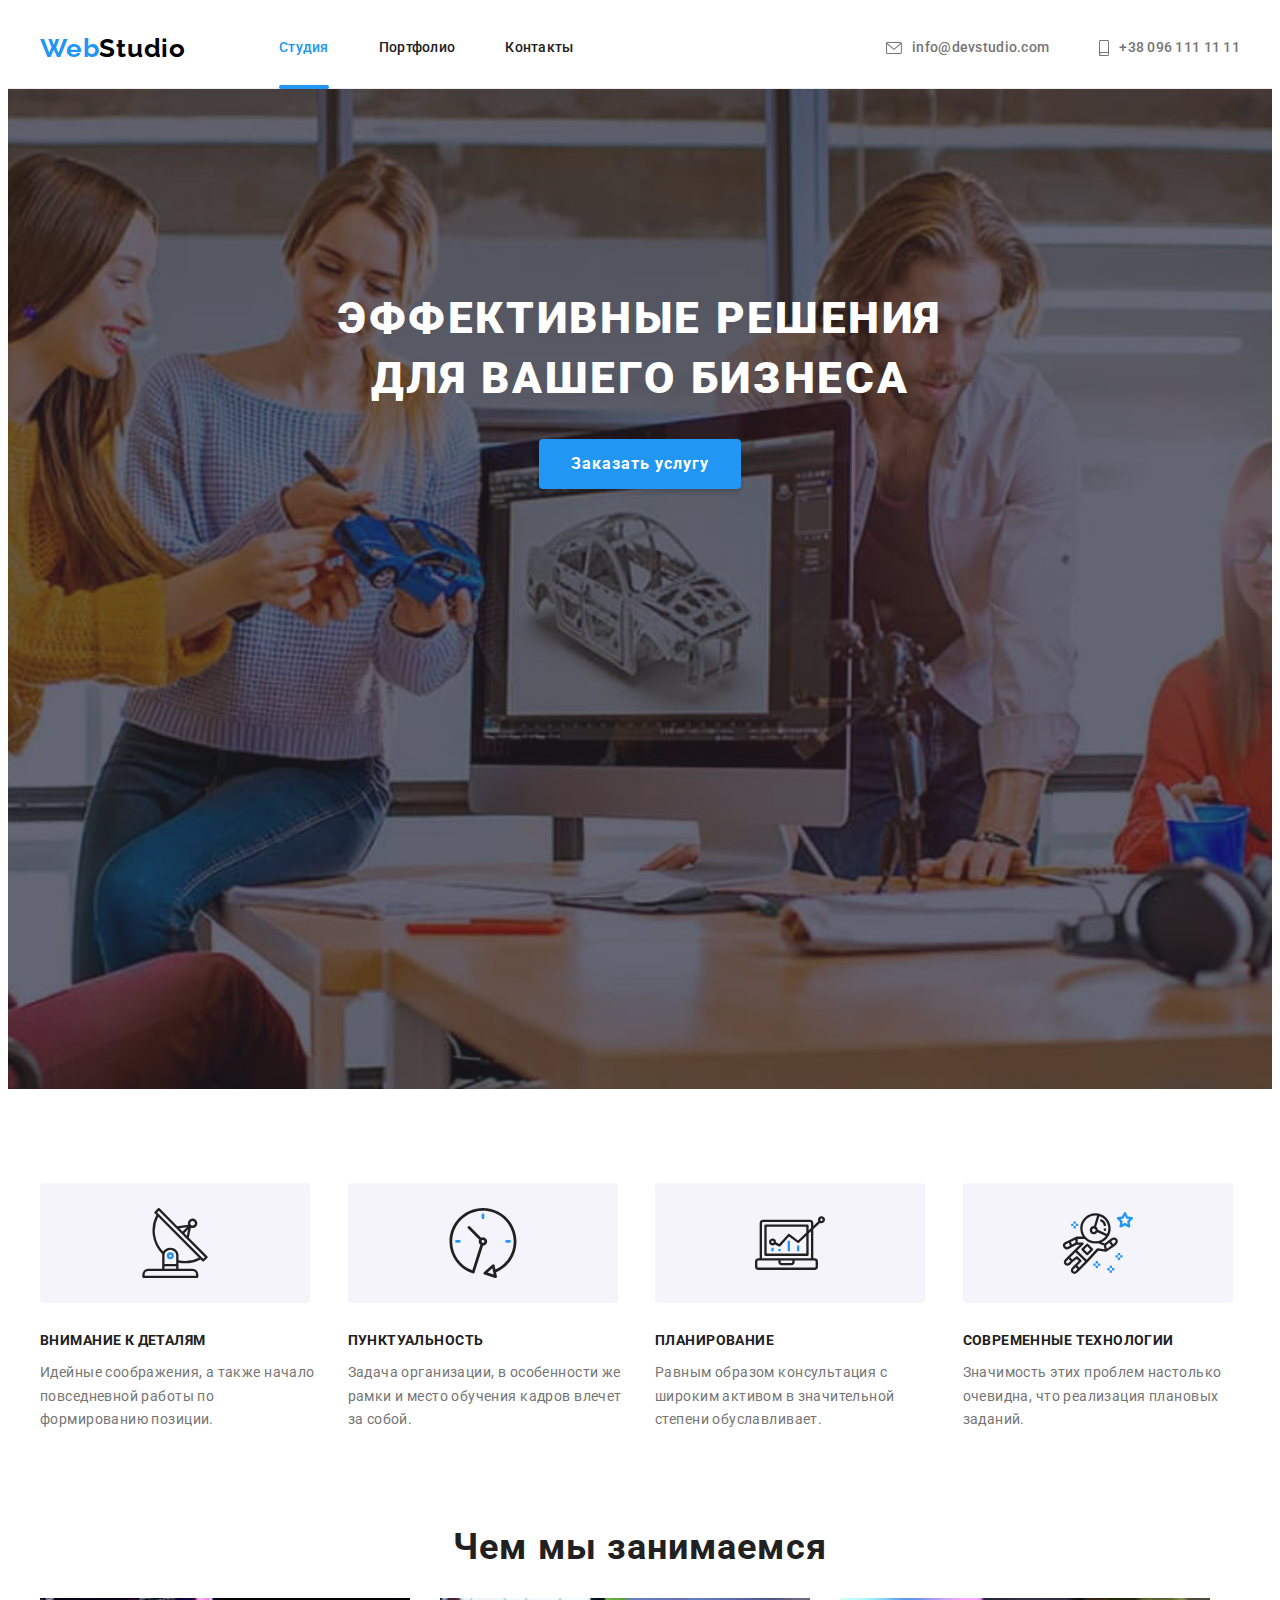
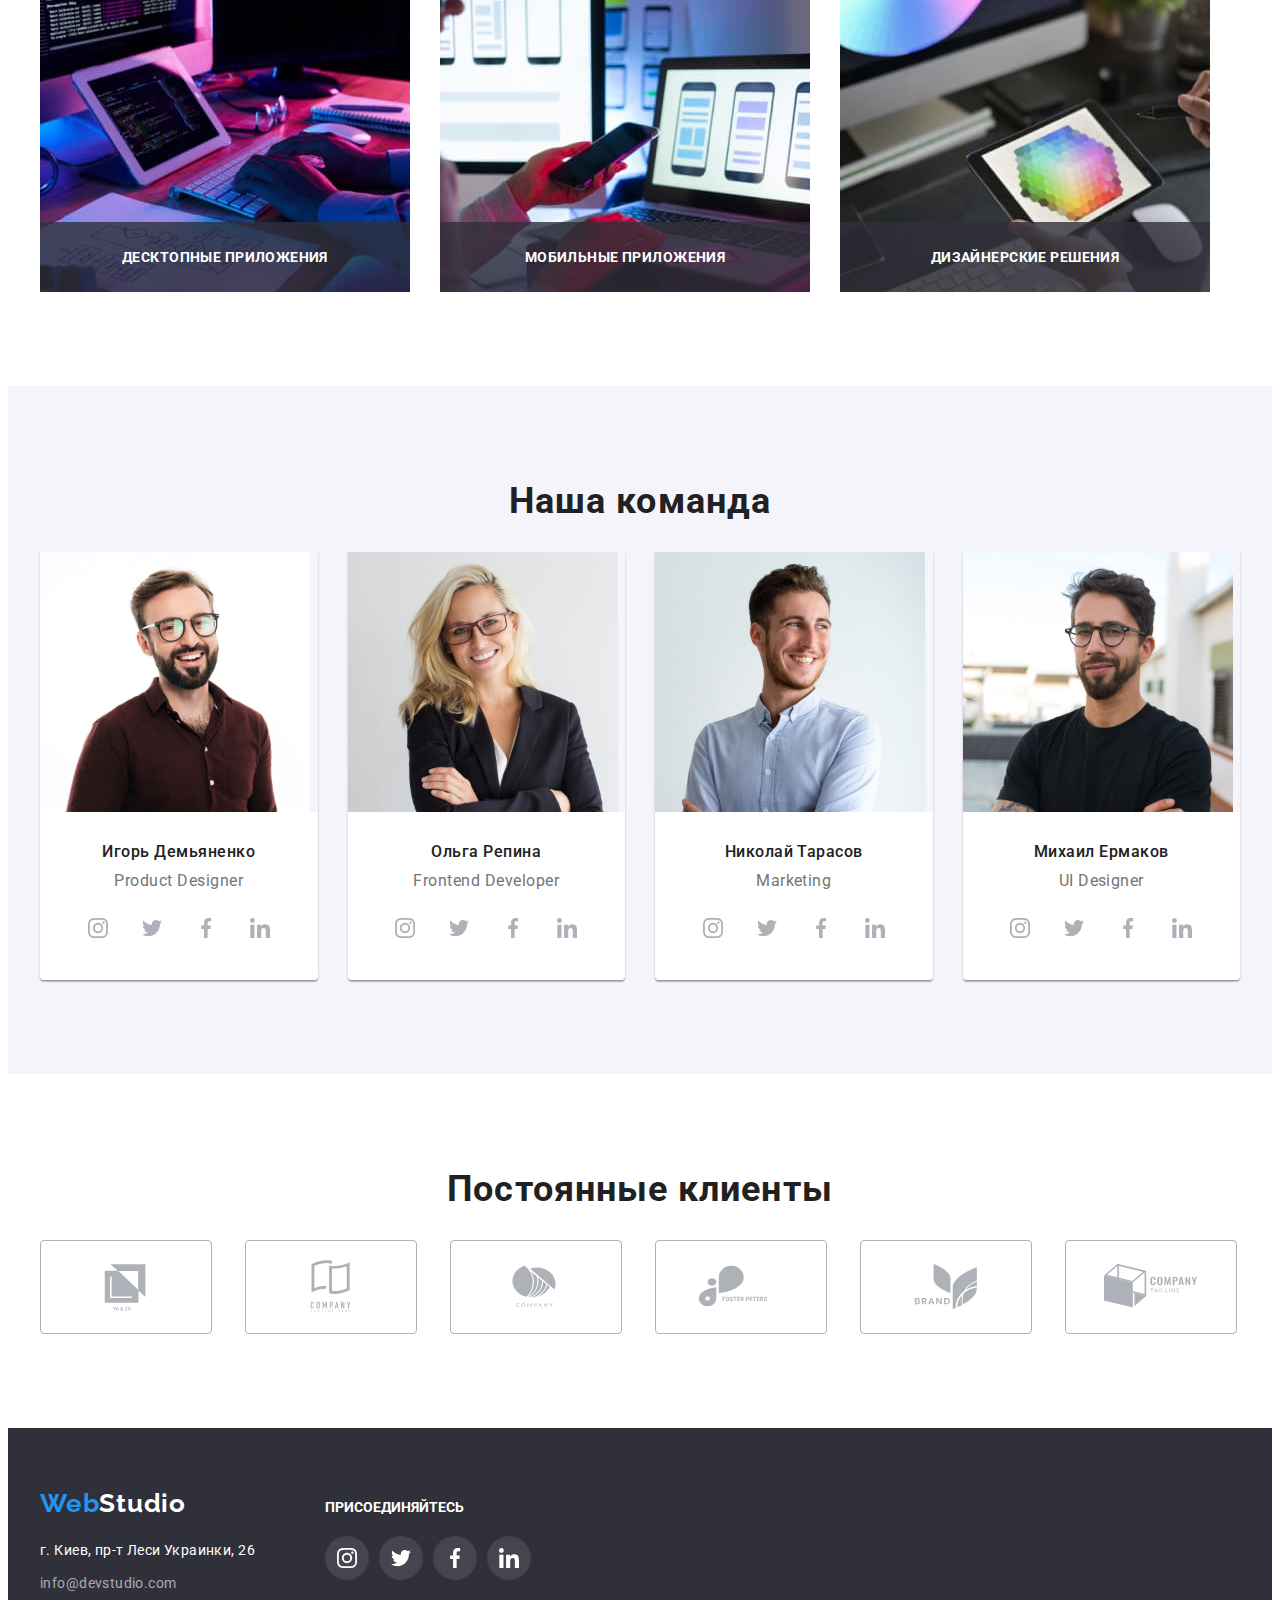
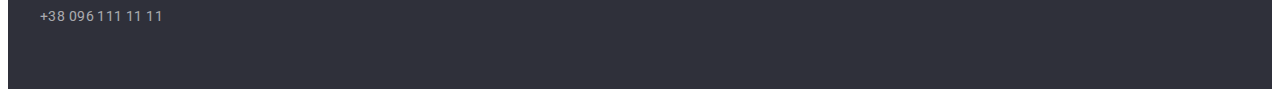
<file: index.html>
<!DOCTYPE html>
<html lang="ru">
    <head>
     <meta charset="UTF-8">
     <meta http-equiv="X-UA-Compatible" content="IE=edge">
     <meta name="viewport" content="width=device-width, initial-scale=1.0">
    <link rel="preconnect" href="https://fonts.googleapis.com">
    <link rel="preconnect" href="https://fonts.gstatic.com" crossorigin>
    <link href="https://fonts.googleapis.com/css2?family=Raleway:wght@700&family=Roboto:wght@400;500;700;900&display=swap"
        rel="stylesheet">
    <link rel="stylesheet" href="https://cdnjs.cloudflare.com/ajax/libs/modern-normalize/1.1.0/modern-normalize.min.css"
        integrity="sha512-wpPYUAdjBVSE4KJnH1VR1HeZfpl1ub8YT/NKx4PuQ5NmX2tKuGu6U/JRp5y+Y8XG2tV+wKQpNHVUX03MfMFn9Q=="
        crossorigin="anonymous" referrerpolicy="no-referrer" />
     <link rel="stylesheet" href="./css/styles.css"/>
     <title>WebStudio</title>
    </head>
    <body>
     <!--Header-->
      <header class="header">
        <div class="container header-container">
          <a class="logo link" href="" >
            <span class="logo-web">Web</span><span class="logo-studio">Studio</span>
          </a>
         <nav class="header-nav">
             <ul class="header-list list">
                 <li class="header-item">
                     <a class="header-link link current" href="./index.html">Студия</a>
                 </li>
                 <li class="header-item">
                     <a class="header-link link" href="./portfolio.html">Портфолио</a>
                 </li>
                 <li class="header-item">
                     <a class="header-link link" href="">Контакты</a>
                 </li>
             </ul>
         </nav>
         <ul class="header-contacts list">
            <li class="header-contact-item"> 
                <a class="contact-link  link" href="mailto:info@devstudio.com">
                    <svg class="icon-mail" width="16" height="12" >
                        <use href="./images/icons.svg#envelope"></use>
                    </svg>
                    info@devstudio.com</a>
            </li> 
            <li class="header-contact-item">
                <a class="contact-link link  " href="tel:+380961111111">
                    <svg class="icon-tel" width="10" height="16">
                        <use href="./images/icons.svg#smartphone"></use>
                    </svg>
                     +38 096 111 11 11</a></li>
         </ul>  
        </div>    
      </header>
      <!--Main-->
      <!--"Заказать услугу"-->
      <main class="main-body">
        <section class=" main-title overlay">
          <div class="container ">
            <h1 class="main-text"> Эффективные решения для вашего бизнеса </h1>
            <button class="btn" type="button" data-modal-open>Заказать услугу</button>
          </div>
            
        </section>
        <!--Преимущества-->
        <section class="section benefits">
            <div class="container">
            <ul class="benefits-list card-set list">
                <li class="card-set-item benefits-icon">
                    <div class="benefits-rectangle">
                        <svg width="70" height="70">
                            <use href="./images/icons.svg#antenna"></use>
                        </svg>
                    </div>
                    <h2 class="feature">Внимание к деталям</h2>
                    <p class="feature-item">Идейные соображения, а также начало повседневной работы по формированию позиции.</p>
                </li> 
                <li class="card-set-item benefits-icon">
                    <div class="benefits-rectangle">
                        <svg width="70" height="70">
                            <use href="./images/icons.svg#clock"></use>
                        </svg>
                    </div>
                    <h2 class="feature">Пунктуальность</h2>
                    <p class="feature-item">Задача организации, в особенности же рамки и место обучения кадров влечет за собой.</p>
                </li>
                <li class="card-set-item benefits-icon">
                    <div class="benefits-rectangle">
                        <svg width="70" height="70">
                            <use href="./images/icons.svg#diagram"></use>
                        </svg>
                    </div>
                    <h2 class="feature">Планирование</h2>
                    <p class="feature-item">Равным образом консультация с широким активом в значительной степени обуславливает.</p>
                </li>
                <li class="card-set-item benefits-icon">
                    <div class="benefits-rectangle">
                        <svg width="70" height="70">
                            <use href="./images/icons.svg#astronaut"></use>
                        </svg>
                    </div>
                    <h2 class="feature">Современные технологии</h2>
                    <p class="feature-item">Значимость этих проблем настолько очевидна, что реализация плановых заданий.</p>
                </li>
            </ul>
            </div>
        </section>     
        <!--Чем мы занимаемся-->   
        <section class="section features">
            <div class="container">
            <h2 class="cards">Чем мы занимаемся</h2>
            <ul class="cards-list card-set list">
                <li class="card-set-item"> 
                    <div class="label">
                        <img class="card-img" src="./images/cards/box1.jpg" alt="разработка ПО" width="370" height="294" />
                        <div class="label-title-text">
                            <p class="label-text">Десктопные приложения</p>
                        </div>             
                    </div>
                    </li>
                <li class="card-set-item"> 
                    <div class="label">
                        <img class="card-img" src="./images/cards/box2.jpg" alt="тестирование ПО" width="370" height="294" />
                        <div class="label-title-text">
                            <p class="label-text">Мобильные приложения</p>
                        </div>
                    </div>
                    </li>
                <li class="card-set-item">
                    <div class="label">
                        <img class="card-img" src="./images/cards/box3.jpg" alt="дизайн" width="370" height="294" />
                        <div class="label-title-text">
                            <p class="label-text">Дизайнерские решения</p>
                        </div>
                    </div>
                    </li>
            </ul>
            </div>
        </section>
        <!--Наша команда-->
        <section class="section main-team">
            <div class="container">
            <h2 class="team">Наша команда</h2>
            <ul class="team-list card-set list">
                <li class="team-item card-set-item"> 
                    <img class="team-img" src="./images/team/img1.jpg" alt="участник команды 1" width="270" height="260" >
                    <div class="team-wrapper">
                        <h3 class="team-name">Игорь Демьяненко</h3>
                        <p class="team-position" lang="en">Product Designer</p>
                        <ul class="icon-list list">
                            <li class="icon-item ">
                                <a class="icon-link" href="">
                                    <svg class="team-icon"> 
                                        <use href="./images/icons.svg#instagram"></use>
                                    </svg>
                                </a>
                            </li>
                            <li class="icon-item ">
                                <a class="icon-link" href="">
                                    <svg class="team-icon">
                                        <use href="./images/icons.svg#twitter"></use>
                                    </svg>
                                </a>
                            </li>
                            <li class="icon-item ">
                                <a class="icon-link" href="">
                                    <svg class="team-icon">
                                        <use href="./images/icons.svg#facebook"></use>
                                    </svg>
                                </a>
                            </li>
                            <li class="icon-item ">
                                <a class="icon-link" href="">
                                    <svg class="team-icon">
                                        <use href="./images/icons.svg#linkedin"></use>
                                    </svg>
                                </a>
                            </li>
                        </ul>
                    </div>                    
                </li>
                <li class="team-item card-set-item">
                     <img class="team-img" src="./images/team/img2.jpg" alt="участник команды 2" width="270" height="260" >
                     <div class="team-wrapper">
                        <h3 class="team-name">Ольга Репина</h3>
                        <p class="team-position" lang="en">Frontend Developer</p>
                        <ul class="icon-list list">
                            <li class="icon-item ">
                                <a class="icon-link" href="">
                                    <svg class="team-icon">
                                        <use href="./images/icons.svg#instagram"></use>
                                    </svg>
                                </a>
                            </li>
                            <li class="icon-item ">
                                <a class="icon-link" href="">
                                    <svg class="team-icon">
                                        <use href="./images/icons.svg#twitter"></use>
                                    </svg>
                                </a>
                            </li>
                            <li class="icon-item ">
                                <a class="icon-link" href="">
                                    <svg class="team-icon">
                                        <use href="./images/icons.svg#facebook"></use>
                                    </svg>
                                </a>
                            </li>
                            <li class="icon-item ">
                                <a class="icon-link" href="">
                                    <svg class="team-icon">
                                        <use href="./images/icons.svg#linkedin"></use>
                                    </svg>
                                </a>
                            </li>
                        </ul>
                     </div>                     
                </li>
                <li class="team-item card-set-item"> 
                    <img class="team-img" src="./images/team/img3.jpg" alt="участник команды 3" width="270" height="260" >
                    <div class="team-wrapper">
                        <h3 class="team-name">Николай Тарасов</h3>
                        <p class="team-position" lang="en">Marketing</p>
                        <ul class="icon-list list">
                            <li class="icon-item ">
                                <a class="icon-link" href="">
                                    <svg class="team-icon">
                                        <use href="./images/icons.svg#instagram"></use>
                                    </svg>
                                </a>
                            </li>
                            <li class="icon-item ">
                                <a class="icon-link" href="">
                                    <svg class="team-icon">
                                        <use href="./images/icons.svg#twitter"></use>
                                    </svg>
                                </a>
                            </li>
                            <li class="icon-item ">
                                <a class="icon-link" href="">
                                    <svg class="team-icon">
                                        <use href="./images/icons.svg#facebook"></use>
                                    </svg>
                                </a>
                            </li>
                            <li class="icon-item ">
                                <a class="icon-link" href="">
                                    <svg class="team-icon">
                                        <use href="./images/icons.svg#linkedin"></use>
                                    </svg>
                                </a>
                            </li>
                        </ul>
                    </div>
                 </li>
                <li class="team-item card-set-item">
                     <img class="team-img" src="./images/team/img4.jpg" alt="участник команды 4" width="270" height="260"> 
                     <div class="team-wrapper">
                        <h3 class="team-name">Михаил Ермаков</h3>
                        <p class="team-position" lang="en">UI Designer</p>
                        <ul class="icon-list list">
                            <li class="icon-item ">
                                <a class="icon-link" href="">
                                    <svg class="team-icon">
                                        <use href="./images/icons.svg#instagram"></use>
                                    </svg>
                                </a>
                            </li>
                            <li class="icon-item ">
                                <a class="icon-link" href="">
                                    <svg class="team-icon">
                                        <use href="./images/icons.svg#twitter"></use>
                                    </svg>
                                </a>
                            </li>
                            <li class="icon-item ">
                                <a class="icon-link" href="">
                                    <svg class="team-icon">
                                        <use href="./images/icons.svg#facebook"></use>
                                    </svg>
                                </a>
                            </li>
                            <li class="icon-item ">
                                <a class="icon-link" href="">
                                    <svg class="team-icon">
                                        <use href="./images/icons.svg#linkedin"></use>
                                    </svg>
                                </a>
                            </li>
                        </ul>
                     </div>
                     
                </li>
            </ul>     
            </div>
        </section>
        <!--Постоянные клиенты-->
        <section class="clients">
            <div class="container">
                <h2 class="cards">Постоянные клиенты</h2>
                <ul class="cards-list card-set list">
                    <li class="card-set-item">
                        <a class="client-link" href="">
                            <svg class="client-logo">
                                <use href="./images/icons.svg#logo-1"></use>
                            </svg>
                        </a>
                    </li>
                    <li class="card-set-item">
                        <a class="client-link" href="">
                            <svg class="client-logo">
                                <use href="./images/icons.svg#logo-2"></use>
                            </svg>
                        </a>
                    </li>
                    <li class="card-set-item">
                        <a class="client-link" href="">
                            <svg class="client-logo">
                                <use href="./images/icons.svg#logo-3"></use>
                            </svg>
                        </a>
                    </li>
                    <li class="card-set-item">
                        <a class="client-link" href="">
                            <svg class="client-logo">
                                <use href="./images/icons.svg#logo-4"></use>
                            </svg>
                        </a>
                    </li>
                    <li class="card-set-item">
                        <a class="client-link" href="">
                            <svg class="client-logo">
                                <use href="./images/icons.svg#logo-5"></use>
                            </svg>
                        </a>
                    </li>
                    <li class="card-set-item">
                        <a class="client-link" href="">
                            <svg class="client-logo">
                                <use href="./images/icons.svg#logo-6"></use>
                            </svg>
                        </a>
                    </li>
                </ul>
            
               
            </div>
        </section>
      </main>
      <!--Footer-->
      <footer class="footer">
        <div class="container container-footer">
        <div class="container-address">
        <a class="footer-logo link" href="">
            <span class="footer-logo-web">Web</span><span class="footer-logo-studio">Studio</span>
        </a>
          <address class="address">
            <ul class="contacts">
                <li class="address-item">г. Киев, пр-т Леси Украинки, 26</li>
                <li class="address-item"><a class="address-link link" href="mailto:info@devstudio.com">info@devstudio.com</a></li>
                <li class="address-item"><a class="address-link link" href="tel:+380961111111">+38 096 111 11 11</a></li>
            </ul>
          </address>
        </div>
        <div class="join">
            <h2 class="join-title">Присоединяйтесь</h2>
            <ul class="social list">
                <li class="social-item"> 
                    <a class="social-link" href="">
                    <svg class="social-icon">
                        <use href="./images/icons.svg#instagram"></use>
                    </svg>
                </a></li>
                <li class="social-item">
                    <a class="social-link" href="">
                        <svg class="social-icon">
                            <use href="./images/icons.svg#twitter"></use>
                        </svg>
                    </a>
                </li>
                <li class="social-item">
                    <a class="social-link" href="">
                        <svg class="social-icon">
                            <use href="./images/icons.svg#facebook"></use>
                        </svg>
                    </a>
                </li>
                <li class="social-item">
                    <a class="social-link" href="">
                        <svg class="social-icon">
                            <use href="./images/icons.svg#linkedin"></use>
                        </svg>
                    </a>
                </li>
            </ul>
        </div>
        </div>
      </footer>
      <!--Modal window-->
      <div class="backdrop is-hidden" data-modal>
        <div class="modal">
            <button class="modal-btn" type="button" data-modal-close>
                <svg class="modal-icon" width="18" height="18">
                    <use href="./images/icons.svg#icon-close"></use>
                </svg>
            </button>
        </div>
      </div>
      <script src="./js/modal.js"></script>
    
    </body>
</html>
</file>
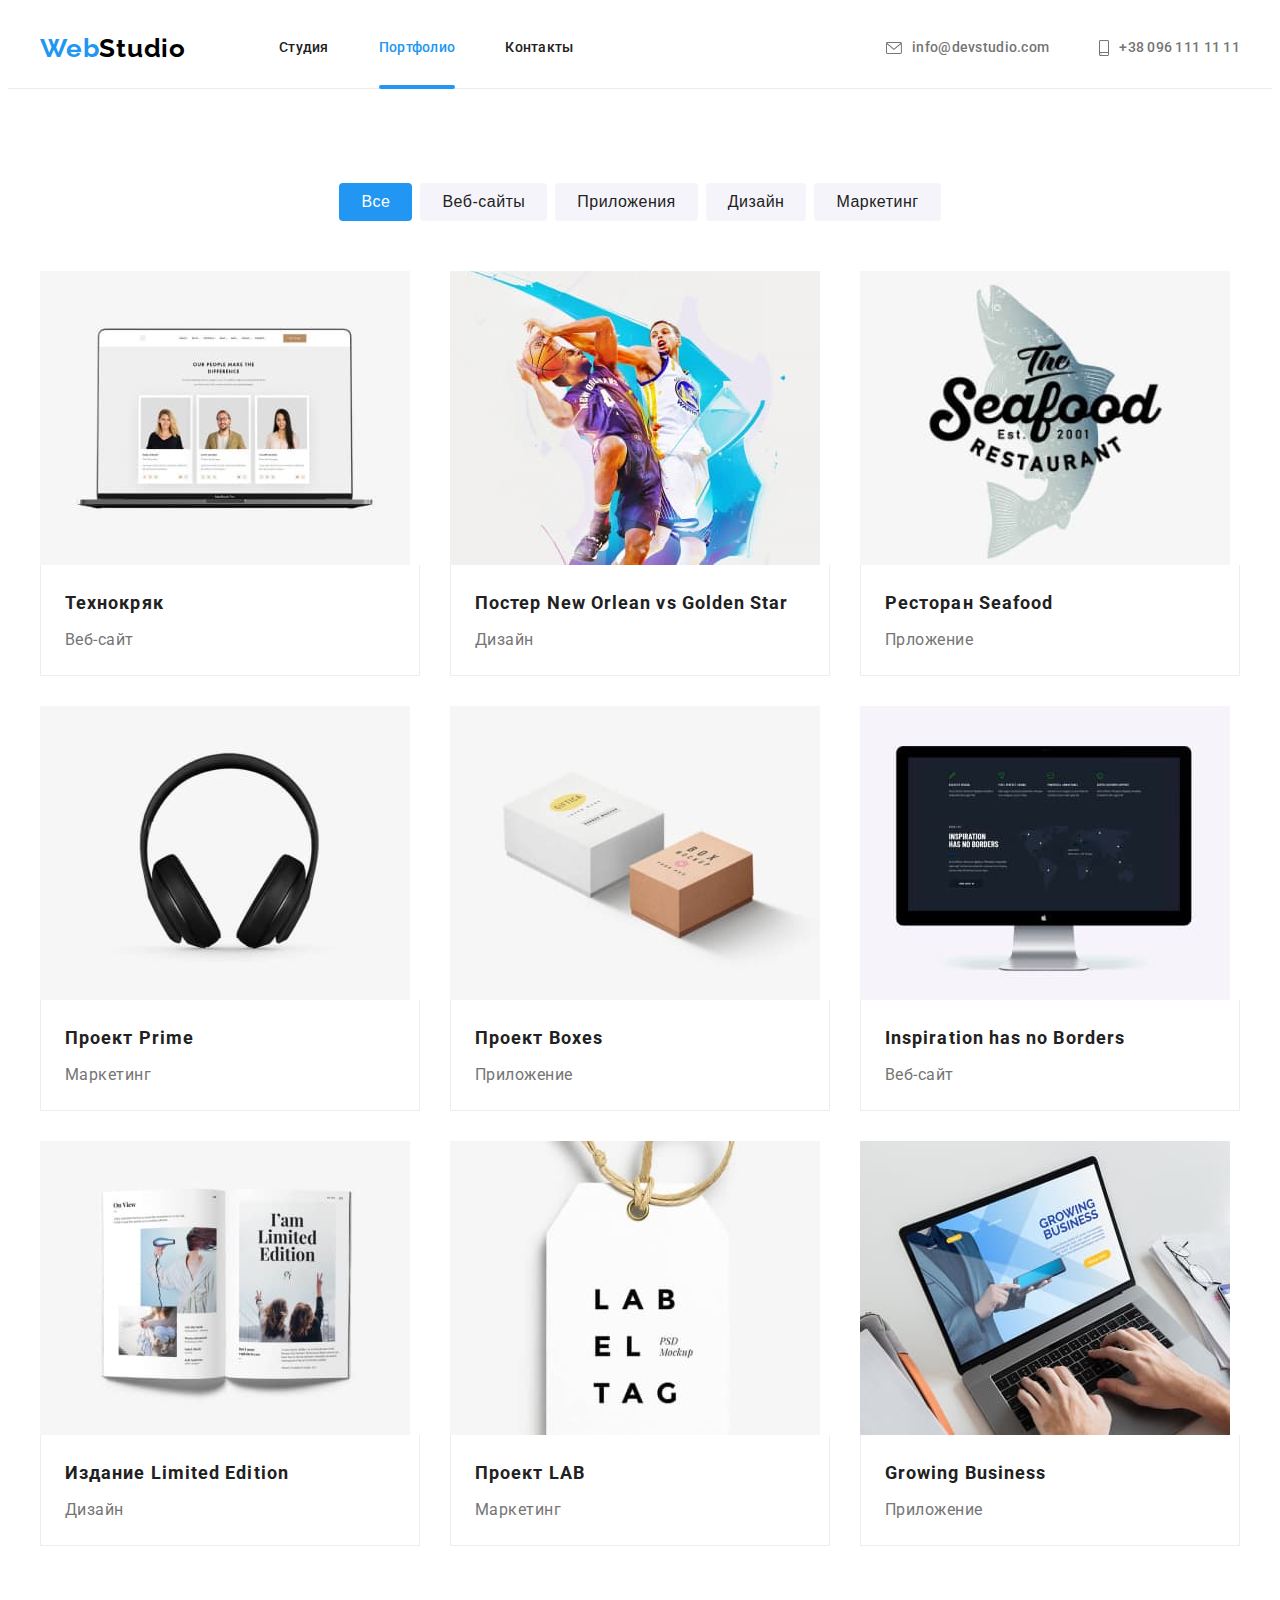
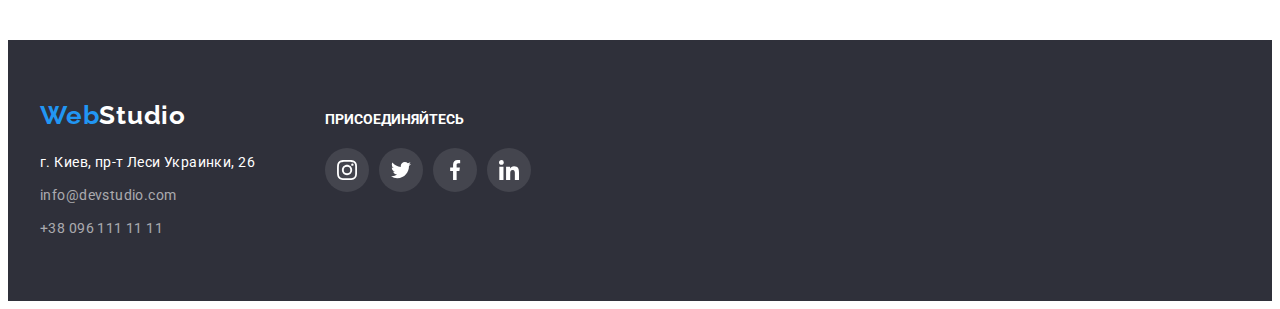
<file: portfolio.html>
<!DOCTYPE html>
<html lang="ru">
<head>
    <meta charset="UTF-8">
    <meta http-equiv="X-UA-Compatible" content="IE=edge">
    <meta name="viewport" content="width=device-width, initial-scale=1.0">
    <link rel="preconnect" href="https://fonts.googleapis.com">
    <link rel="preconnect" href="https://fonts.gstatic.com" crossorigin>
    <link href="https://fonts.googleapis.com/css2?family=Raleway:wght@700&family=Roboto:wght@400;500;700;900&display=swap" rel="stylesheet">
    <link
    rel="stylesheet"
    href="https://cdnjs.cloudflare.com/ajax/libs/modern-normalize/1.1.0/modern-normalize.min.css"
    integrity="sha512-wpPYUAdjBVSE4KJnH1VR1HeZfpl1ub8YT/NKx4PuQ5NmX2tKuGu6U/JRp5y+Y8XG2tV+wKQpNHVUX03MfMFn9Q=="
    crossorigin="anonymous" referrerpolicy="no-referrer"/>
    <link rel="stylesheet" href="./css/styles.css"/>
    <title>Portfolio</title>

</head>
<body>
<!--Header-Portfolio-->
    <header class="header">
        <div class="container header-container">
            <a class="logo link" href="">
                <span class="logo-web">Web</span><span class="logo-studio">Studio</span>
            </a>
            <nav class="header-nav">
                <ul class="header-list list">
                    <li class="header-item">
                        <a class="header-link link" href="./index.html">Студия</a>
                    </li>
                    <li class="header-item">
                        <a class="header-link link current" href="./portfolio.html">Портфолио</a>
                    </li>
                    <li class="header-item">
                        <a class="header-link link" href="">Контакты</a>
                    </li>
                </ul>
            </nav>
            <ul class="header-contacts list">
                <li class="header-contact-item">
                    <a class="contact-link  link" href="mailto:info@devstudio.com">
                        <svg class="icon-mail" width="16" height="12">
                            <use href="./images/icons.svg#envelope"></use>
                        </svg>
                        info@devstudio.com</a>
                </li>
                <li class="header-contact-item">
                    <a class="contact-link link  " href="tel:+380961111111">
                        <svg class="icon-tel" width="10" height="16">
                            <use href="./images/icons.svg#smartphone"></use>
                        </svg>
                        +38 096 111 11 11</a>
                </li>
            </ul>
        </div>
    </header>
<!--Main-Portfolio-->
        <main class="portfolio-main">
            <section class="portfolio-project section">
            <div class="container">
                <ul class="filter-list list">
                    <li class="filter-item">
                        <button class="filter-btn current" type="button">Все</button></li>
                    <li class="filter-item">
                        <button class="filter-btn" type="button">Веб-сайты</button></li>
                    <li class="filter-item">
                        <button class="filter-btn" type="button">Приложения</button></li>
                    <li class="filter-item">
                        <button class="filter-btn" type="button">Дизайн</button></li>
                    <li class="filter-item">
                        <button class="filter-btn" type="button">Маркетинг</button></li>
                </ul>              
                       
                <ul class="projects-list card-set list">
                    <li class="project-item card-set-item">
                        <a class="project-link link" href="">
                            <div class="project-group">
                                <img class="portfolio-img" src="./images/portfolio/project1.jpg" alt="Технокряк" width="370" height="294">
                                <p class="project-owerlay">
                                    Ресурс предлагает комплексные предложения с разным уровнем функционала и сервисов. Все это позволит посетителю
                                    получить
                                    исчерпывающие сведения о компании или частном лице.
                                </p>
                            </div>                        
                        <div class="portfolio-wrapper">
                            <h3 class="project-title">Технокряк</h3>
                            <p class="project-text">Веб-сайт</p>
                        </div>  
                        </a>
                    </li>

                    <li class="project-item card-set-item">
                        <a class="project-link link" href="">
                            <div class="project-group">
                                <img class="portfolio-img" src="./images/portfolio/project2.jpg" alt="Постер New Orlean vs Golden Star" width="370" height="294">
                                <p class="project-owerlay">
                                    Ресурс предлагает комплексные предложения с разным уровнем функционала и сервисов. Все это позволит посетителю
                                    получить
                                    исчерпывающие сведения о компании или частном лице.
                                </p>
                            </div>                        
                        <div class="portfolio-wrapper">
                            <h3 class="project-title">Постер New Orlean vs Golden Star</h3>
                            <p class="project-text">Дизайн</p>
                        </div>        
                        </a>                
                    </li>

                    <li class="project-item card-set-item">
                        <a class="project-link link" href="">
                            <div class="project-group">
                                <img class="portfolio-img" src="./images/portfolio/project3.jpg" alt="Ресторан Seafood" width="370" height="294">
                                <p class="project-owerlay">
                                    Ресурс предлагает комплексные предложения с разным уровнем функционала и сервисов. Все это позволит посетителю
                                    получить
                                    исчерпывающие сведения о компании или частном лице.
                                </p>
                            </div>
                        <div class="portfolio-wrapper">
                            <h3 class="project-title">Ресторан Seafood</h3>
                            <p class="project-text">Прложение</p>
                        </div>     
                        </a>                   
                    </li>
                    <li class="project-item card-set-item">
                        <a class="project-link link" href="">
                           <div class="project-group">
                            <img class="portfolio-img" src="./images/portfolio/project4.jpg" alt="Проект Prime" width="370" height="294">
                            <p class="project-owerlay">
                                Ресурс предлагает комплексные предложения с разным уровнем функционала и сервисов. Все это позволит посетителю
                                получить
                                исчерпывающие сведения о компании или частном лице.
                            </p>
                           </div>
                        <div class="portfolio-wrapper">
                            <h3 class="project-title">Проект Prime</h3>
                            <p class="project-text">Маркетинг</p>
                        </div>                
                        </a>        
                    </li>
                    <li class="project-item card-set-item">
                        <a class="project-link link" href="">
                            <div class="project-group">
                                <img class="portfolio-img" src="./images/portfolio/project5.jpg" alt="Проект Boxes" width="370" height="294">
                                <p class="project-owerlay">
                                    Ресурс предлагает комплексные предложения с разным уровнем функционала и сервисов. Все это позволит посетителю
                                    получить
                                    исчерпывающие сведения о компании или частном лице.
                                </p>
                            </div>
                        <div class="portfolio-wrapper">
                            <h3 class="project-title">Проект Boxes</h3>
                            <p class="project-text">Приложение</p>
                        </div>       
                        </a>                 
                    </li>
                    <li class="project-item card-set-item">
                        <a class="project-link link" href="">
                            <div class="project-group">
                                <img class="portfolio-img" src="./images/portfolio/project6.jpg" alt="Inspiration has no Borders" width="370" height="294">
                                <p class="project-owerlay">
                                    Ресурс предлагает комплексные предложения с разным уровнем функционала и сервисов. Все это позволит посетителю
                                    получить
                                    исчерпывающие сведения о компании или частном лице.
                                </p>
                            </div>                        
                        <div class="portfolio-wrapper">
                            <h3 class="project-title">Inspiration has no Borders</h3>
                            <p class="project-text">Веб-сайт</p>
                        </div>                  
                        </a>
                    </li>
                    <li class="project-item card-set-item">
                        <a class="project-link link" href="">
                            <div class="project-group">
                                <img class="portfolio-img" src="./images/portfolio/project7.jpg" alt="Издание Limited Edition" width="370" height="294">
                                <p class="project-owerlay">
                                    Ресурс предлагает комплексные предложения с разным уровнем функционала и сервисов. Все это позволит посетителю
                                    получить
                                    исчерпывающие сведения о компании или частном лице.
                                </p>
                            </div>
                        <div class="portfolio-wrapper">
                            <h3 class="project-title">Издание Limited Edition</h3>
                            <p class="project-text">Дизайн</p>
                        </div>  
                        </a>
                    </li>
                    <li class="project-item card-set-item">
                        <a class="project-link link" href="">
                            <div class="project-group">
                                <img class="portfolio-img" src="./images/portfolio/project8.jpg" alt="Проект LAB" width="370" height="294">
                                <p class="project-owerlay">
                                    Ресурс предлагает комплексные предложения с разным уровнем функционала и сервисов. Все это позволит посетителю
                                    получить
                                    исчерпывающие сведения о компании или частном лице.
                                </p>
                            </div>
                        <div class="portfolio-wrapper">
                            <h3 class="project-title">Проект LAB</h3>
                            <p class="project-text">Маркетинг</p>
                        </div>                    
                        </a>    
                    </li>
                    <li class="project-item card-set-item">
                        <a class="project-link link" href="">
                            <div class="project-group">
                            <img class="portfolio-img" src="./images/portfolio/project9.jpg" alt="Growing Business" width="370" height="294">
                                <p class="project-owerlay">
                                    Ресурс предлагает комплексные предложения с разным уровнем функционала и сервисов. Все это позволит посетителю
                                    получить
                                    исчерпывающие сведения о компании или частном лице.
                                </p>
                            </div>                        
                        <div class="portfolio-wrapper">
                            <h3 class="project-title">Growing Business</h3>
                            <p class="project-text">Приложение</p>
                        </div>            
                        </a>            
                    </li>
                  </ul>
            </div>
            </section>
        </main>
<!--Footer-->
    <footer class="footer">
        <div class="container container-footer">
            <div class="container-address">
                <a class="footer-logo link" href="">
                    <span class="footer-logo-web">Web</span><span class="footer-logo-studio">Studio</span>
                </a>
                <address class="address">
                    <ul class="contacts">
                        <li class="address-item">г. Киев, пр-т Леси Украинки, 26</li>
                        <li class="address-item"><a class="address-link link"
                                href="mailto:info@devstudio.com">info@devstudio.com</a></li>
                        <li class="address-item"><a class="address-link link" href="tel:+380961111111">+38 096 111 11 11</a>
                        </li>
                    </ul>
                </address>
            </div>
            <div class="join">
                <h2 class="join-title">Присоединяйтесь</h2>
                <ul class="social list">
                    <li class="social-item">
                        <a class="social-link" href="">
                            <svg class="social-icon">
                                <use href="./images/icons.svg#instagram"></use>
                            </svg>
                        </a>
                    </li>
                    <li class="social-item">
                        <a class="social-link" href="">
                            <svg class="social-icon">
                                <use href="./images/icons.svg#twitter"></use>
                            </svg>
                        </a>
                    </li>
                    <li class="social-item">
                        <a class="social-link" href="">
                            <svg class="social-icon">
                                <use href="./images/icons.svg#facebook"></use>
                            </svg>
                        </a>
                    </li>
                    <li class="social-item">
                        <a class="social-link" href="">
                            <svg class="social-icon">
                                <use href="./images/icons.svg#linkedin"></use>
                            </svg>
                        </a>
                    </li>
                </ul>
            </div>
        </div>
    </footer> 
    
</body>
</html>
</file>
<file: css/styles.css>
:root {
    --text-color:#212121;
    --secondry-text-color: #757575;
    --link-text-color: #2196F3;

    --item: 3;
    --indent: 30px;
}


body {
    font-family: 'Roboto', sans-serif;
    color: var(--text-color);
}

h1, h2, h3, h4, p, ul {
    margin-top: 0;
}

p:last-child {
    margin: 0;
}

img {
    display: block;
}
.list {
    list-style: none;
    margin: 0;
    padding: 0;
}

.link {
    text-decoration: none;
    color: currentColor;
}

.section {
    padding-top: 94px;
    padding-bottom: 94px;
}
.container {
   /* outline: 2px solid red;
    outline-offset: -2px;*/

    width: 1200px;
    padding-left: 15px;
    padding-right: 15px;
    margin-left: auto;
    margin-right: auto;
}
/*сітка на флексах*/
.card-set {
    display: flex;
    flex-wrap: wrap;
    margin: calc(-1 * var(--indent)/2);    
}

.card-set-item {
    flex-basis: calc((100% - var(--indent) * var(--item)) / var(--item));

    margin: calc(var(--indent)/2)
}
/*-----------Header-----------*/

.header {
   border-bottom: 1px solid #ECECEC;
}
.header-container {
    display: flex;
    align-items: center;
}

.header-item {
    margin-right: 50px;
}
.header-item:last-child {
    margin-right: 0;
}
.header-contacts {
    display: flex;
    margin-left: auto;
}

.logo {
    font-family: 'Raleway';
    font-weight: 700;
    font-size: 26px;
    line-height: 1.19;
    letter-spacing: 0.03em;
    margin-right: 93px;
}
.logo-web {
    color: var(--link-text-color);
}
.logo-studio {
    color: #000000;
}

.header-list {
display: flex;
}

.header-link {
    position: relative;
    display: block;
    
    font-weight: 500;
    font-size: 14px;
    line-height: 1.14;
    letter-spacing: 0.02em;
    color: var(--text-color);
    
    padding-top: 32px;
    padding-bottom: 32px;
    transition: color 250ms cubic-bezier(0.4, 0, 0.2, 1);
}
.current {
    color: var(--link-text-color);
}

.header-contact-item:not(:last-child) {
    margin-right: 50px;
}
.header-link.current::after {
    content: '';
    position: absolute;
    bottom: -1px;
    left: 0;

    display: block;
    width: 100%;
    height: 4px;
    background-color: #2196F3;
    border-radius: 2px; 
}
.contact-link {
    font-weight: 500;
    font-size: 14px;
    line-height: 1.14;
    letter-spacing: 0.02em;
    color: var(--secondry-text-color);
    padding-top: 32px;
    padding-bottom: 32px;
    display: flex;
    align-items: center;
    transition: color 250ms cubic-bezier(0.4, 0, 0.2, 1);
}
.icon-mail,
.icon-tel {
    margin-right: 10px;
    fill: currentColor;
}
.header-link:hover,
.contact-link:hover {
    color: var(--link-text-color);
   
}
.header-link:focus,
.contact-link:focus {
    color: var(--link-text-color);
}

/*-----------MAIN-----------*/
.main-title {
    padding-top: 200px;
    padding-bottom: 200px;

    background-color: #2F303A; 
}

.main-text {
    margin-left: auto;
    margin-right: auto;
    margin-bottom: 30px;
        
    font-weight: 900;
    font-size: 44px;
    line-height: 1.36;
    text-align: center;
    letter-spacing: 0.06em;
    color: #FFFFFF;
    text-transform: uppercase;
    width: 696px;
    height: 120px;
    left: 452px;
    top: 280px;
}
.btn {
    display: block;
    margin-left: auto;
    margin-right: auto;
    padding: 10px 32px;

    font-family: inherit;
    font-weight: 700;
    font-size: 16px;
    line-height: 1.88;
    letter-spacing: 0.06em;    
    color: #FFFFFF;
    background-color: #2196F3;
    box-shadow: 0px 4px 4px rgba(0, 0, 0, 0.15);
    border-radius: 4px;
    border: none;
    cursor: pointer;
    transition: background-color 250ms cubic-bezier(0.4, 0, 0.2, 1);
    
}    
.btn:hover {
    color: #FFFFFF;
    background-color: #188CE8;
}
.btn:focus {
    color: #FFFFFF;
    background-color: #188CE8;
}
.overlay {
    max-width: 1600px;
    height: 600px;
    margin-left: auto;
    margin-right: auto;
    background-image: linear-gradient(to right,
        rgba(47, 48, 58, 0.4),
        rgba(47, 48, 58, 0.4)), url(../images/headerImg.jpg);
    background-repeat: no-repeat;
    background-position: center;
    background-size: cover;
    background-color: #2F303A;
}
 /*Преимущества*/
.benefits {
    padding-bottom: 47px;
}
.benefits-list {
     --item: 4;
}
.benefits-rectangle {
   display: flex;
   align-items: center;
   justify-content: center;
   width: 270px;
   height: 120px;
   left: 215px;
   top: 774px;
   background-color: #F5F4FA;
   border-radius: 4px;
   
}

.feature {
    font-weight: 700;
    font-size: 14px;
    line-height: 1.14;
    letter-spacing: 0.03em;
    color: var(--text-color);
    text-transform: uppercase;
    margin-top: 30px;
}

.feature-item {
    font-size: 14px;
    line-height: 1.71;
    letter-spacing: 0.03em;
    color: var(--secondry-text-color);
}
/*Чем мы занимаемся*/
.features {
    padding-top: 47px;
}
.cards {
    font-weight: 700;
    font-size: 36px;
    line-height: 1.17;
    text-align: center;
    letter-spacing: 0.03em;
    color: var(--text-color);
}
.label {
    position: relative;
}
.label-title-text{
    display: inline-block;
    position: absolute;
    width: 100%;
    height: 70px;
    bottom: 0;
    background-color: rgba(47, 48, 58, 0.8);
}
.label-text {     
    padding-top: 27px;
    padding-bottom: 27px;
    font-weight: 700;
    font-size: 14px;
    line-height: 16px;
    text-align: center;
    letter-spacing: 0.03em;
    text-transform: uppercase;
    color: #FFFFFF;
    
}
/*Наша команда*/
.main-team {
    background-color: #F5F4FA;
}
.team {
    font-weight: 700;
    font-size: 36px;
    line-height: 1.17;
    text-align: center;
    letter-spacing: 0.03em;
    color: var(--text-color);
}
.team-list {
    --item: 4;
}
.team-item {
    list-style: none;
}
.team-item {
    width: calc((100% - 90px) / 4);
    box-shadow: 0px 1px 3px rgba(0, 0, 0, 0.12), 0px 1px 1px rgba(0, 0, 0, 0.14), 0px 2px 1px rgba(0, 0, 0, 0.2);
    border-radius: 0px 0px 4px 4px;
    overflow: hidden;
}
.team-wrapper {
    padding: 30px 10px;
    background-color: #FFFFFF;
    
}
.team-name {
    font-weight: 500;
    font-size: 16px;
    line-height: 1.19;
    text-align: center;
    letter-spacing: 0.03em;
    color: var(--text-color);
    
    margin-bottom: 10px;

}
.team-position {
    font-size: 16px;
    line-height: 1.19;
    text-align: center;
    letter-spacing: 0.03em;
    color: var(--secondry-text-color);
}
.icon-list {
    display: flex;
    align-items: center;
    justify-content: center;
}
.icon-list .icon-item + .icon-item {
    margin-left: 10px;
}

.icon-link {
    display: flex;
    justify-content: center;
    align-items: center;
    width: 44px;
    height: 44px;
    color: #AFB1B8;
    background-color: #FFFFFF;
    border-radius: 50%;
    transition: background-color 250ms cubic-bezier(0.4, 0, 0.2, 1),
    color 250ms cubic-bezier(0.4, 0, 0.2, 1);
}
.icon-link:hover {
    background-color: var(--link-text-color);
    color: #FFFFFF;
}
.team-icon {
    width: 20px;
    height: 20px;
    fill: currentColor;
}
/*Постоянные клиенты*/
.clients {
    padding-top: 94px;
    padding-bottom: 94px;
}
.cards-list{ 
    --item: 6;
}
.client-link {
    display: flex;
    justify-content: center;
    align-items: center;
    width: 170px;
    height: 92px;
    color: #AFB1B8;
    border: 1px solid #afb1b8;
    border-radius: 4px;
    transition: color 250ms cubic-bezier(0.4, 0, 0.2, 1);
}
.client-link:hover {
    border: 1px solid var(--link-text-color);
    color: var(--link-text-color);
}
.client-logo {
    width: 106px;
    height: 60px;
    fill: currentColor;
}
.client-logo:hover {
    fill: var(--link-text-color);
}

 /*-----------FOOTER-----------*/
.footer {
    background: #2F303A;
    padding-top: 60px;
    padding-bottom: 60px;
    
}
.container-footer {
    display: flex;
    align-items: baseline;
}
.footer-logo {
    font-family: 'Raleway';
    font-weight: 700;
    font-size: 26px;
    line-height: 1.19;
    letter-spacing: 0.03em;
}
.footer-logo-web {
    color: var(--link-text-color)
}
.footer-logo-studio {
    color: #FFFFFF;
}
.address {
    margin-top: 20px;
    font-size: 14px;
    line-height: 1.71;
    letter-spacing: 0.03em;
    color: #FFFFFF;
    font-style: normal;
}
.contacts {
    margin: 0;
    padding: 0;
}
.address-link {
    font-weight: 400;
    font-size: 14px;
    line-height: 1.71;
    letter-spacing: 0.03em;
    color: rgba(255, 255, 255, 0.6);
    transition: color 250ms cubic-bezier(0.4, 0, 0.2, 1);
}
.address-link:hover {
    color: var(--link-text-color);
}
.address-link:focus {
    color: var(--link-text-color)
}
.address-item {
    list-style: none;
}
.address-item:not(:last-child) {
    margin-bottom: 9px;
}
.join {
    align-items: baseline;
    margin-left: 70px;    
}
.join-title {
    margin-bottom: 20px;
    font-weight: 700;
    font-size: 14px;
    line-height: 1.14;
    text-transform: uppercase;
    color: #FFFFFF
}
.social {
    display: flex;
    align-items: center;
    margin-right: 70px;
}
.social .social-item+.social-item {
    margin-left: 10px;
}
.social-link {
    display: flex;
    justify-content: center;
    align-items: center;
    width: 44px;
    height: 44px;
    color: #FFFFFF;
    background-color: rgba(255, 255, 255, 0.1);
    border-radius: 50%;
    transition: background-color 250ms cubic-bezier(0.4, 0, 0.2, 1),
    color 250ms cubic-bezier(0.4, 0, 0.2, 1);
}
.social-link:hover {
    background-color: var(--link-text-color);
}
.social-icon {
    width: 20px;
    height: 20px;
    fill: currentColor;
}
 /*-----------Main-Portfolio-----------*/
 .filter-list {
     display: flex;
     justify-content: center;
     margin-bottom: 50px;
 }
 .filter-item:not(:last-child) {
     margin-right: 8px;
 }
    
 .filter-btn {
    padding: 6px 22px;
    font-weight: 500;
    font-size: 16px;
    line-height: 1.62;
    text-align: center;
    letter-spacing: 0.03em;
    color: #212121;
    background-color: #F5F4FA;
    
    border: none;
    border-radius: 4px;
    cursor: pointer;
    transition: background-color 250ms cubic-bezier(0.4, 0, 0.2, 1),
    color 250ms cubic-bezier(0.4, 0, 0.2, 1);
 }
 .filter-btn:hover, 
 .filter-btn:focus {
    color: #FFFFFF;
    background-color: #2196F3;
    box-shadow: 0px 4px 4px rgba(0, 0, 0, 0.25);
 }
  .filter-btn.current {
    color: #FFFFFF;
    background-color: #2196F3;
 }

 .projects-list  {
    --item: 3;
 }
.project-item:hover,
.project-item:focus {
    box-shadow: 0px 1px 1px rgba(0, 0, 0, 0.12), 0px 4px 4px rgba(0, 0, 0, 0.06), 1px 4px 6px rgba(0, 0, 0, 0.16);
}
 .portfolio-wrapper {
     padding: 20px 24px;
     border: 1px solid #EEEEEE;
     border-top: none;
 }

 .project-title {
    font-weight: 700;
    font-size: 18px;
    line-height: 2;
    letter-spacing: 0.06em;
    color: var(--text-color);
    margin-bottom: 4px;
 }
 .project-text {
    font-size: 16px;
    line-height: 1.88;
    letter-spacing: 0.03em;
    color: var(--secondry-text-color)
 }
.project-link {
    transition: box-shadow 250ms cubic-bezier(0.4, 0, 0.2, 1);
}

 .project-link:hover,
 .project-link:focus {
   box-shadow:  0px 1px 1px rgba(0, 0, 0, 0.12),
        0px 4px 4px rgba(0, 0, 0, 0.06),
        1px 4px 6px rgba(0, 0, 0, 0.16);
 }
.project-group {
    position: relative;
    overflow: hidden;

}
 .project-owerlay {
    position: absolute;
    top: 0;
    left: 0;
    padding: 63px 24px;
    width: 100%;
    height: 100%;

    font-weight: 400;
    font-size: 18px;
    line-height: 28px;
    letter-spacing: 0.03em;
    color: #FFFFFF;
    background-color: rgba(33, 150, 243, 0.9);
    
    transform: translateY(100%);
    transition: transform 250ms cubic-bezier(0.4, 0, 0.2, 1);
 
 }
 .project-link:hover .project-owerlay,
 .project-link:focus .project-owerlay {
    transform: translateY(0);
    
 }
 /*Modal window*/
 .backdrop {
    position: fixed;
    top: 0;
    left: 0;

    width: 100vw;
    height: 100vh;

    opacity: 1;

    background-color: rgba(0, 0, 0, 0.2);
    transition: opacity 250ms cubic-bezier(0.4, 0, 0.2, 1), visibility 250ms cubic-bezier(0.4, 0, 0.2, 1); 
 }
 .backdrop.is-hidden {
    opacity: 0;
    visibility: hidden;
    pointer-events: none;
 }
 .modal {
    position: absolute;
    top: 50%;
    left: 50%;
    transform: translate(-50%, -50%);
    width: 528px;
    height: 581px;   
    background-color: #FFFFFF;
    box-shadow: 0px 1px 3px rgba(0, 0, 0, 0.12), 0px 1px 1px rgba(0, 0, 0, 0.14), 0px 2px 1px rgba(0, 0, 0, 0.2);
    border-radius: 4px;
 }
 .modal-btn {
    position: absolute;
    top: 8px;
    right: 8px;

    display: flex;
    align-items: center;
    justify-content: center;
    width: 30px;
    height: 30px;
    background-color: transparent;
    border-radius: 50%;
    border: 1px solid rgba(0, 0, 0, 0.1);
    cursor: pointer;
 }
</file>
